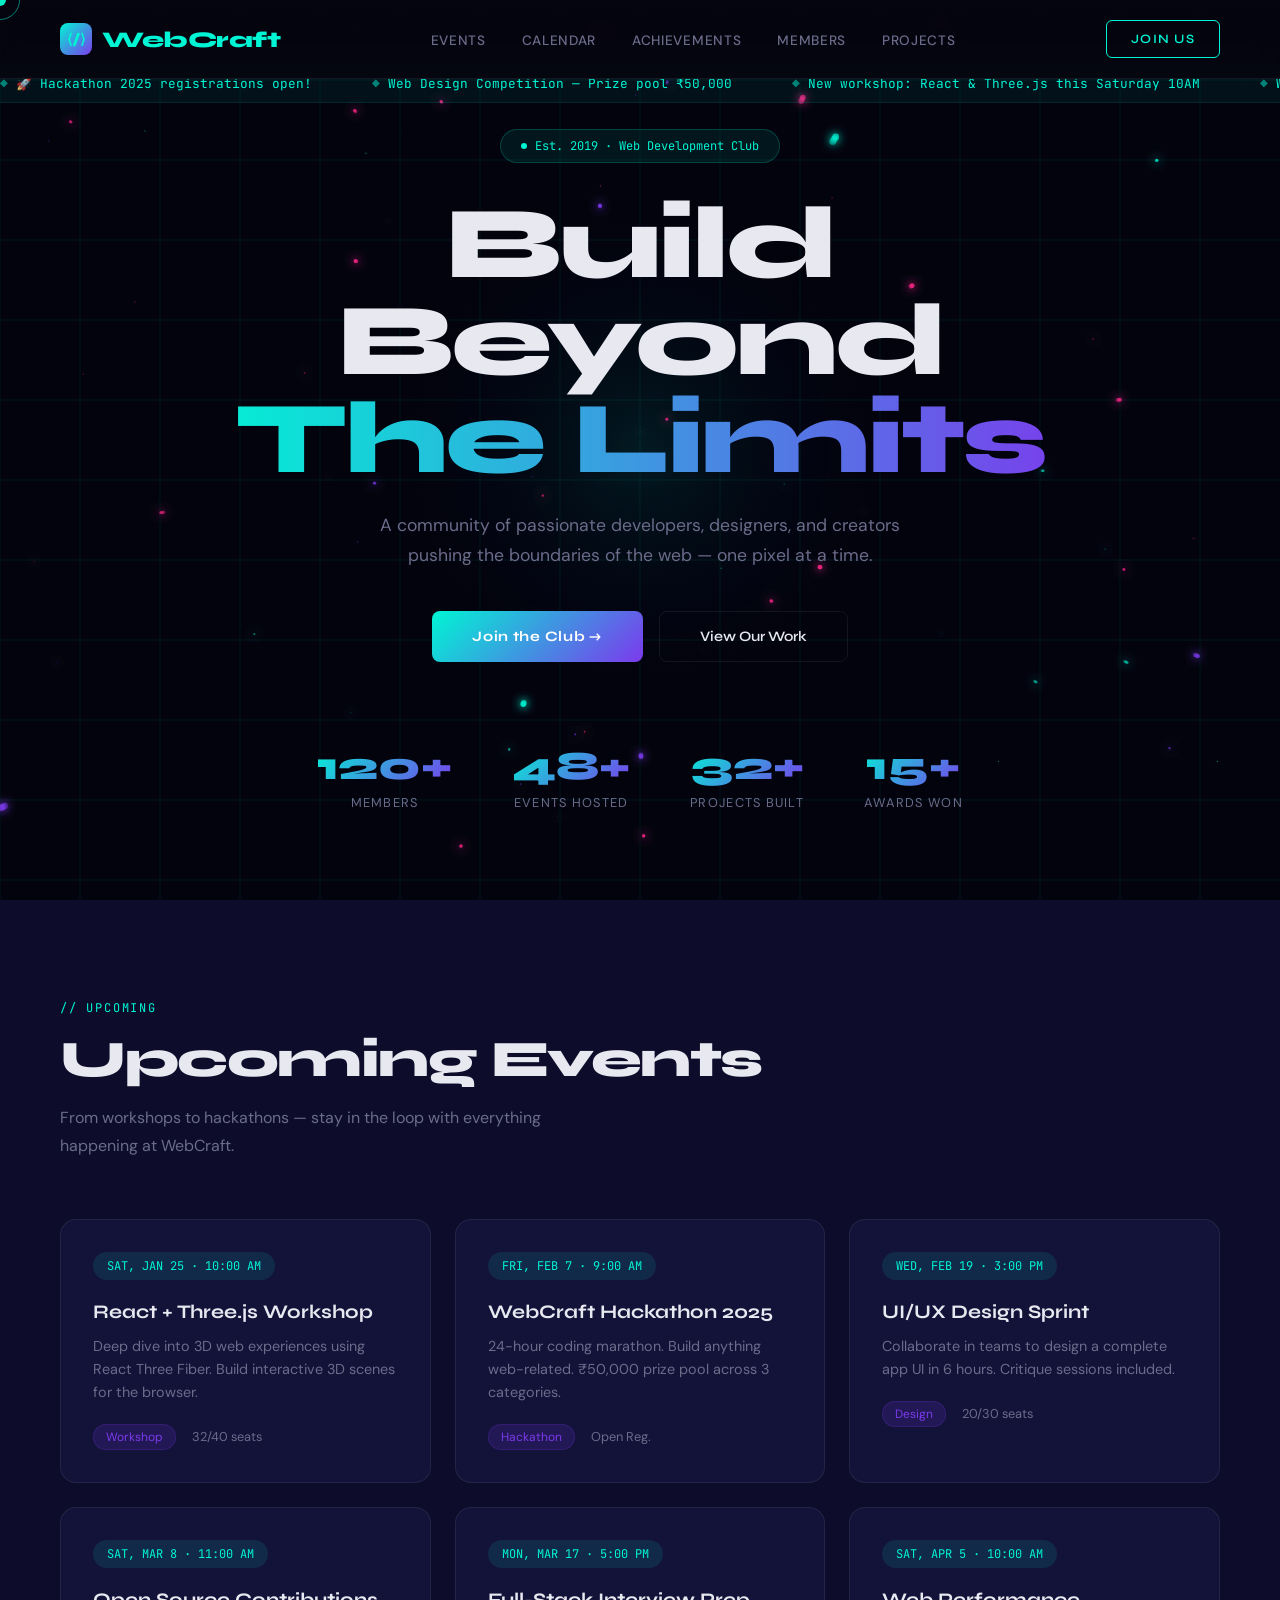
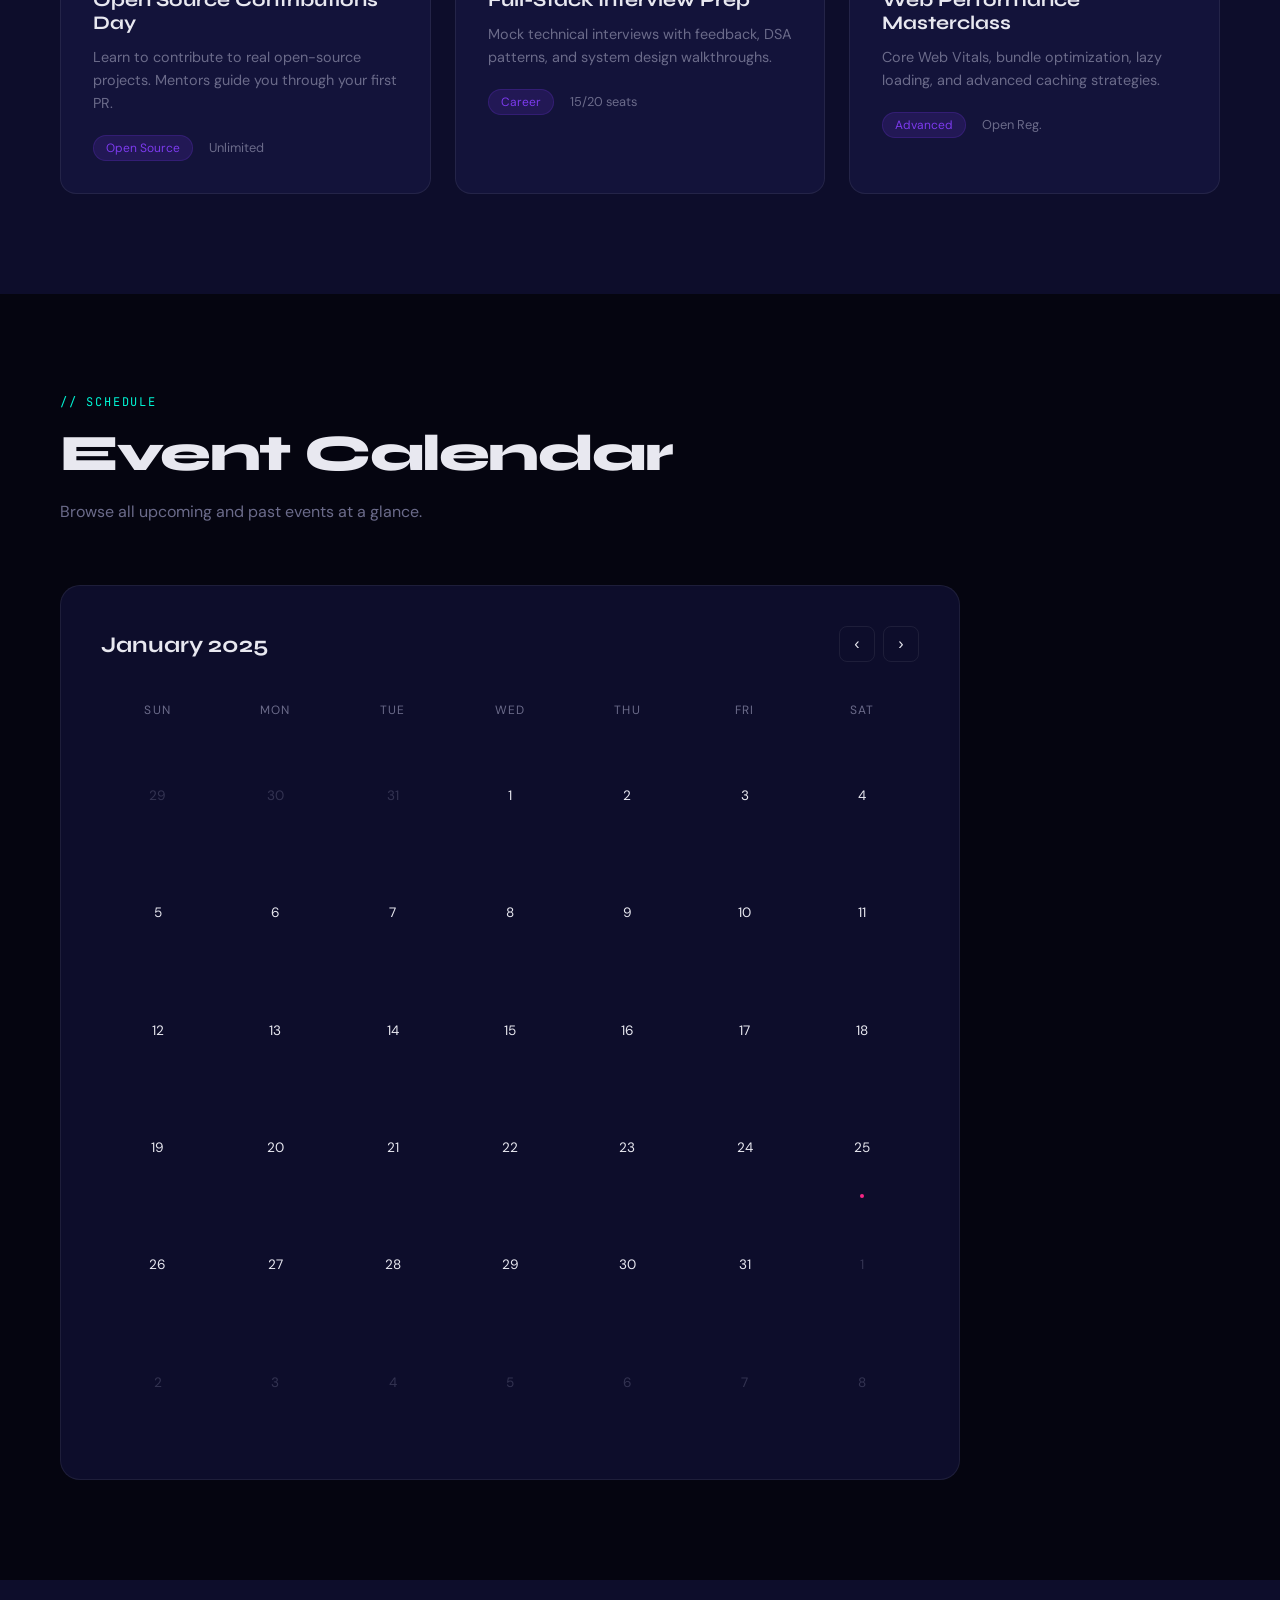
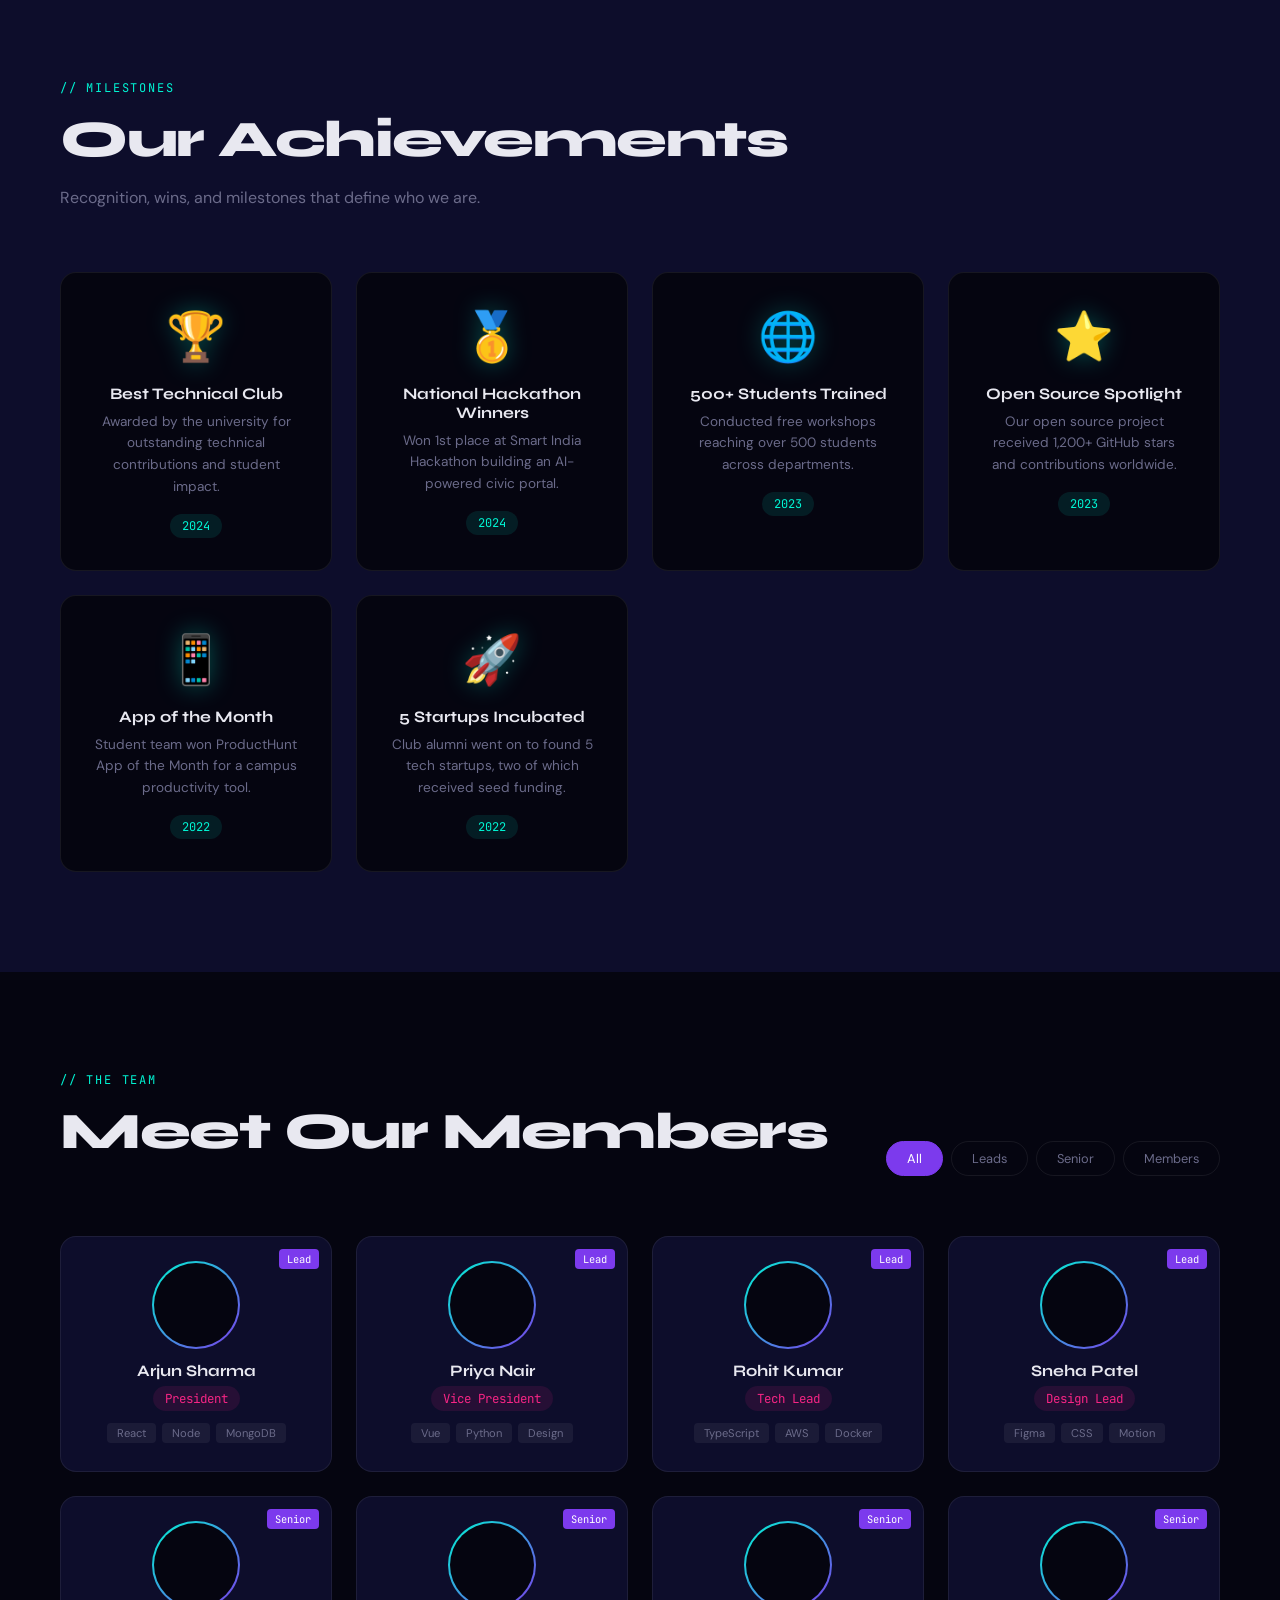
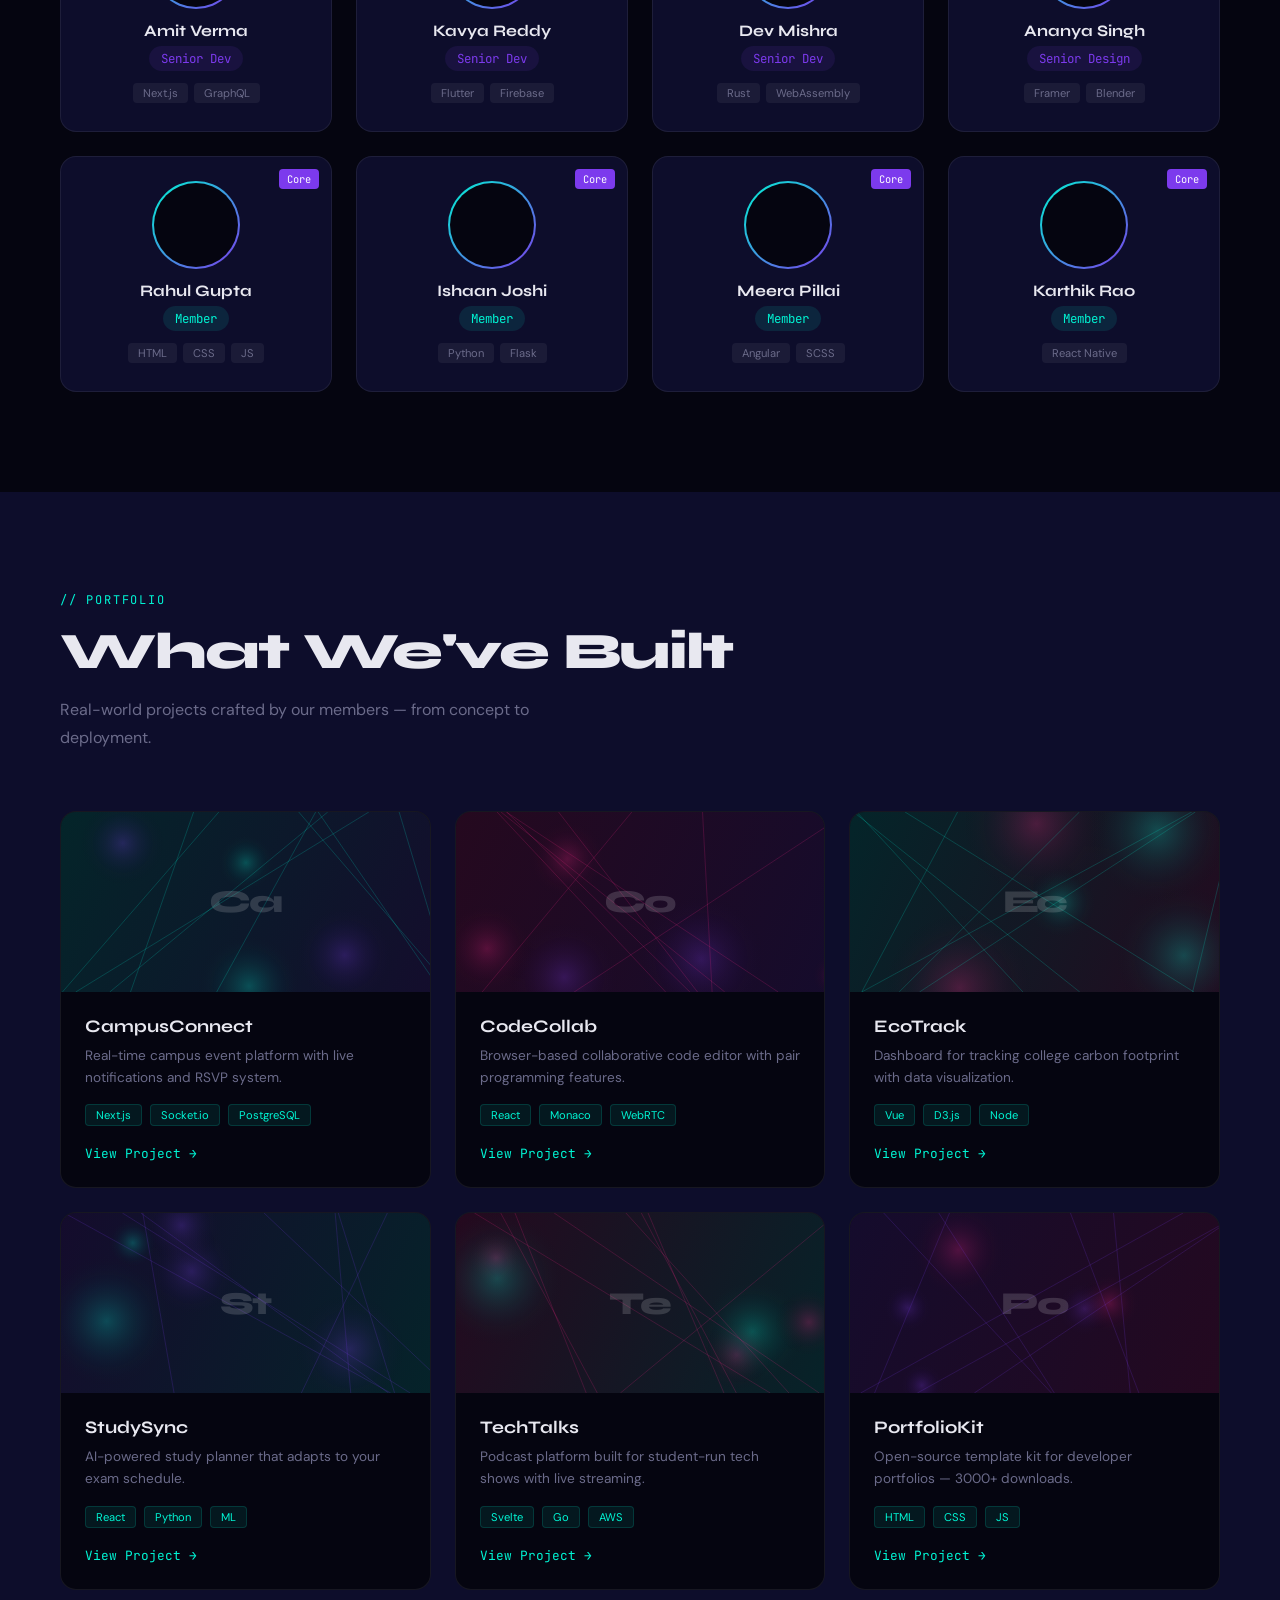
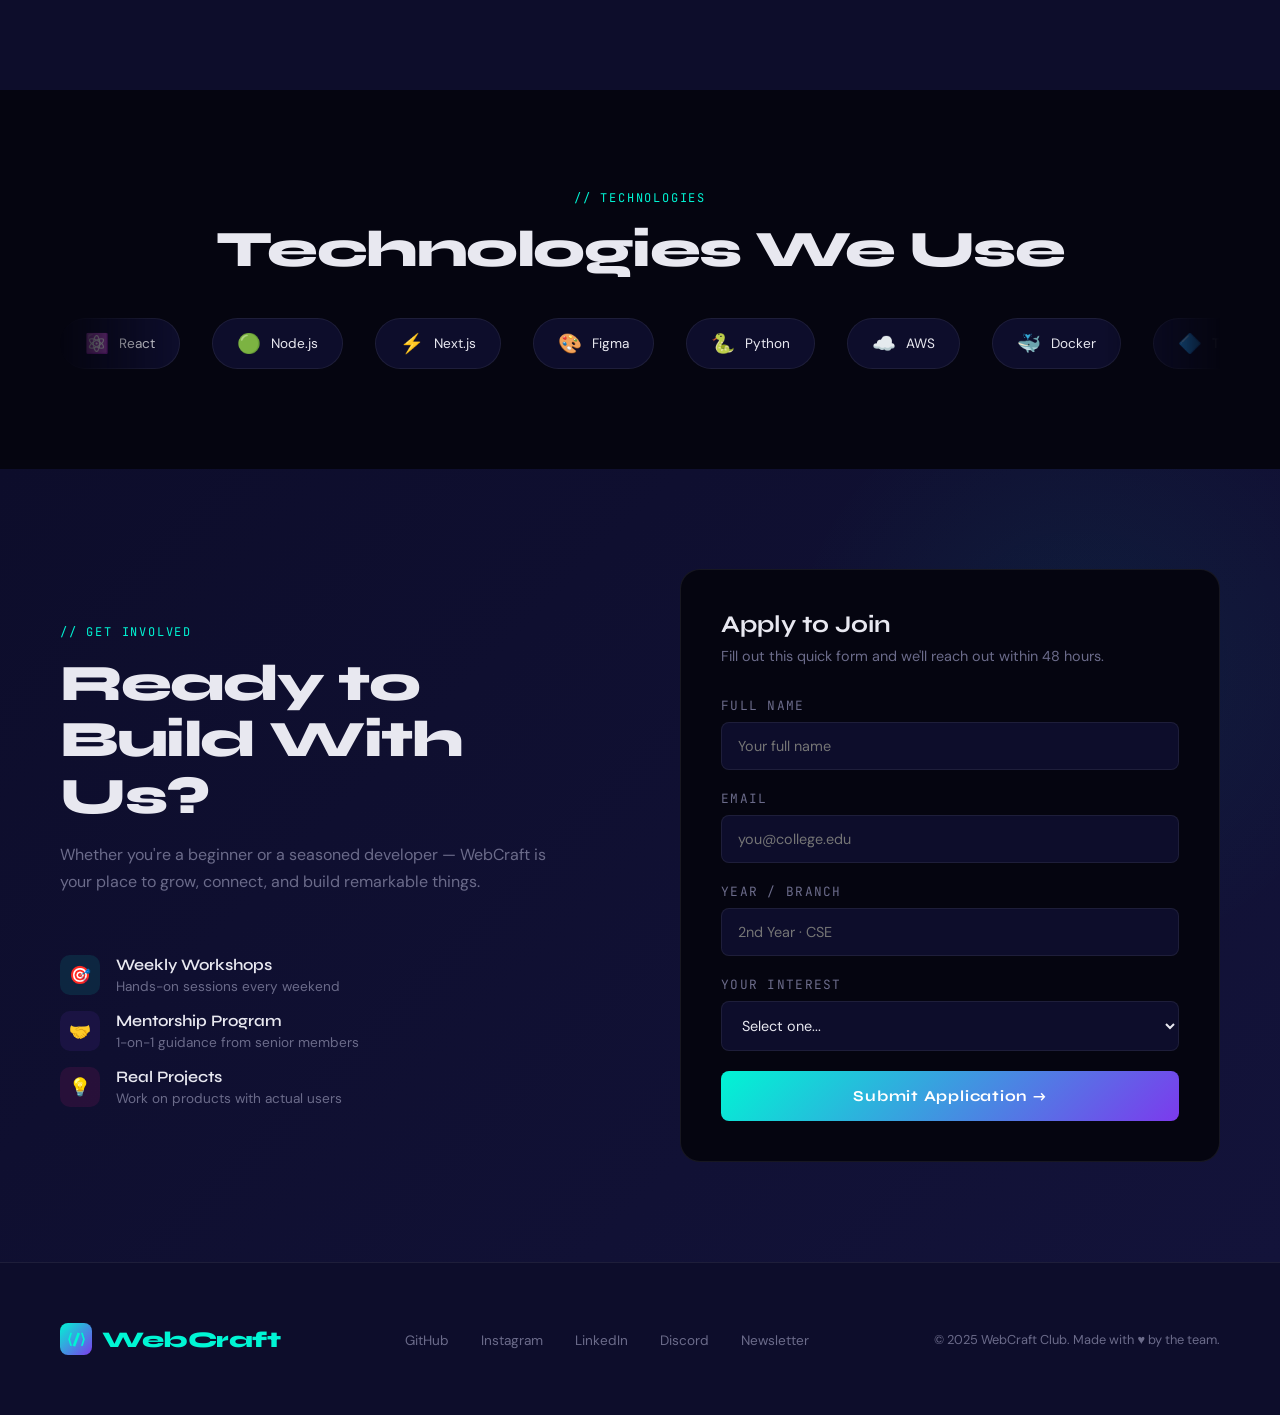
<file: index.html>
<!DOCTYPE html>
<html lang="en">
<head>
    <meta charset="UTF-8">
    <meta name="viewport" content="width=device-width, initial-scale=1.0">
    <title>Document</title>
    <link href="https://fonts.googleapis.com/css2?family=Syne:wght@400;600;700;800&family=DM+Sans:wght@300;400;500&family=JetBrains+Mono:wght@400;600&display=swap" rel="stylesheet">
    <link rel="stylesheet" href="style.css">
</head>

<body>

<div class="cursor" id="cursor"></div>
<div class="cursor-ring" id="cursorRing"></div>

<!-- Announcement Ticker -->
<div class="ticker" id="ticker">
  <div class="ticker-inner" id="tickerInner">
    <span class="ticker-item">🚀 Hackathon 2025 registrations open!</span>
    <span class="ticker-item">Web Design Competition — Prize pool ₹50,000</span>
    <span class="ticker-item">New workshop: React & Three.js this Saturday 10AM</span>
    <span class="ticker-item">We won Best Club Award 2024!</span>
    <span class="ticker-item">Open-source project submissions now accepted</span>
    <span class="ticker-item">🚀 Hackathon 2025 registrations open!</span>
    <span class="ticker-item">Web Design Competition — Prize pool ₹50,000</span>
    <span class="ticker-item">New workshop: React & Three.js this Saturday 10AM</span>
    <span class="ticker-item">We won Best Club Award 2024!</span>
    <span class="ticker-item">Open-source project submissions now accepted</span>
  </div>
</div>

<!-- NAV -->
<nav id="navbar">
  <div class="logo">
    <div class="logo-icon">⟨/⟩</div>
    WebCraft
  </div>
  <ul class="nav-links">
    <li><a href="#events">Events</a></li>
    <li><a href="#calendar">Calendar</a></li>
    <li><a href="#achievements">Achievements</a></li>
    <li><a href="#members">Members</a></li>
    <li><a href="#projects">Projects</a></li>
  </ul>
  <button class="nav-cta" onclick="document.getElementById('join').scrollIntoView({behavior:'smooth'})">Join Us</button>
</nav>

<!-- HERO -->
<section id="hero">
  <canvas id="hero-canvas"></canvas>
  <div class="hero-content">
    <div class="hero-badge">
      <span class="badge-dot"></span>
      Est. 2019 · Web Development Club
    </div>
    <h1 class="hero-title">
      <span class="line1">Build Beyond</span>
      <span class="line2">The Limits</span>
    </h1>
    <p class="hero-sub">A community of passionate developers, designers, and creators pushing the boundaries of the web — one pixel at a time.</p>
    <div class="hero-btns">
      <button class="btn-primary" onclick="document.getElementById('join').scrollIntoView({behavior:'smooth'})">Join the Club →</button>
      <button class="btn-secondary" onclick="document.getElementById('projects').scrollIntoView({behavior:'smooth'})">View Our Work</button>
    </div>
    <div class="hero-stats">
      <div class="stat"><div class="stat-num counter" data-target="120">0</div><div class="stat-label">Members</div></div>
      <div class="stat"><div class="stat-num counter" data-target="48">0</div><div class="stat-label">Events Hosted</div></div>
      <div class="stat"><div class="stat-num counter" data-target="32">0</div><div class="stat-label">Projects Built</div></div>
      <div class="stat"><div class="stat-num counter" data-target="15">0</div><div class="stat-label">Awards Won</div></div>
    </div>
  </div>
</section>

<!-- EVENTS -->
<section id="events">
  <div class="reveal">
    <span class="section-tag">// upcoming</span>
    <h2 class="section-title">Upcoming Events</h2>
    <p class="section-sub">From workshops to hackathons — stay in the loop with everything happening at WebCraft.</p>
  </div>
  <div class="events-grid reveal">
    <div class="event-card">
      <span class="event-date">SAT, JAN 25 · 10:00 AM</span>
      <h3 class="event-title">React + Three.js Workshop</h3>
      <p class="event-desc">Deep dive into 3D web experiences using React Three Fiber. Build interactive 3D scenes for the browser.</p>
      <div class="event-meta"><span class="event-tag">Workshop</span><span class="event-seats">32/40 seats</span></div>
    </div>
    <div class="event-card">
      <span class="event-date">FRI, FEB 7 · 9:00 AM</span>
      <h3 class="event-title">WebCraft Hackathon 2025</h3>
      <p class="event-desc">24-hour coding marathon. Build anything web-related. ₹50,000 prize pool across 3 categories.</p>
      <div class="event-meta"><span class="event-tag">Hackathon</span><span class="event-seats">Open Reg.</span></div>
    </div>
    <div class="event-card">
      <span class="event-date">WED, FEB 19 · 3:00 PM</span>
      <h3 class="event-title">UI/UX Design Sprint</h3>
      <p class="event-desc">Collaborate in teams to design a complete app UI in 6 hours. Critique sessions included.</p>
      <div class="event-meta"><span class="event-tag">Design</span><span class="event-seats">20/30 seats</span></div>
    </div>
    <div class="event-card">
      <span class="event-date">SAT, MAR 8 · 11:00 AM</span>
      <h3 class="event-title">Open Source Contributions Day</h3>
      <p class="event-desc">Learn to contribute to real open-source projects. Mentors guide you through your first PR.</p>
      <div class="event-meta"><span class="event-tag">Open Source</span><span class="event-seats">Unlimited</span></div>
    </div>
    <div class="event-card">
      <span class="event-date">MON, MAR 17 · 5:00 PM</span>
      <h3 class="event-title">Full-Stack Interview Prep</h3>
      <p class="event-desc">Mock technical interviews with feedback, DSA patterns, and system design walkthroughs.</p>
      <div class="event-meta"><span class="event-tag">Career</span><span class="event-seats">15/20 seats</span></div>
    </div>
    <div class="event-card">
      <span class="event-date">SAT, APR 5 · 10:00 AM</span>
      <h3 class="event-title">Web Performance Masterclass</h3>
      <p class="event-desc">Core Web Vitals, bundle optimization, lazy loading, and advanced caching strategies.</p>
      <div class="event-meta"><span class="event-tag">Advanced</span><span class="event-seats">Open Reg.</span></div>
    </div>
  </div>
</section>

<!-- CALENDAR -->
<section id="calendar">
  <div class="reveal">
    <span class="section-tag">// schedule</span>
    <h2 class="section-title">Event Calendar</h2>
    <p class="section-sub">Browse all upcoming and past events at a glance.</p>
  </div>
  <div class="calendar-wrap reveal">
    <div class="cal-header">
      <span class="cal-month" id="calMonth">January 2025</span>
      <div class="cal-nav">
        <button class="cal-btn" id="prevMonth">‹</button>
        <button class="cal-btn" id="nextMonth">›</button>
      </div>
    </div>
    <div class="cal-days-header">
      <div class="cal-day-name">Sun</div><div class="cal-day-name">Mon</div>
      <div class="cal-day-name">Tue</div><div class="cal-day-name">Wed</div>
      <div class="cal-day-name">Thu</div><div class="cal-day-name">Fri</div>
      <div class="cal-day-name">Sat</div>
    </div>
    <div class="cal-grid" id="calGrid"></div>
  </div>
</section>

<!-- ACHIEVEMENTS -->
<section id="achievements">
  <div class="reveal">
    <span class="section-tag">// milestones</span>
    <h2 class="section-title">Our Achievements</h2>
    <p class="section-sub">Recognition, wins, and milestones that define who we are.</p>
  </div>
  <div class="ach-grid reveal">
    <div class="ach-card"><div class="ach-icon">🏆</div><div class="ach-title">Best Technical Club</div><div class="ach-desc">Awarded by the university for outstanding technical contributions and student impact.</div><span class="ach-year">2024</span></div>
    <div class="ach-card"><div class="ach-icon">🥇</div><div class="ach-title">National Hackathon Winners</div><div class="ach-desc">Won 1st place at Smart India Hackathon building an AI-powered civic portal.</div><span class="ach-year">2024</span></div>
    <div class="ach-card"><div class="ach-icon">🌐</div><div class="ach-title">500+ Students Trained</div><div class="ach-desc">Conducted free workshops reaching over 500 students across departments.</div><span class="ach-year">2023</span></div>
    <div class="ach-card"><div class="ach-icon">⭐</div><div class="ach-title">Open Source Spotlight</div><div class="ach-desc">Our open source project received 1,200+ GitHub stars and contributions worldwide.</div><span class="ach-year">2023</span></div>
    <div class="ach-card"><div class="ach-icon">📱</div><div class="ach-title">App of the Month</div><div class="ach-desc">Student team won ProductHunt App of the Month for a campus productivity tool.</div><span class="ach-year">2022</span></div>
    <div class="ach-card"><div class="ach-icon">🚀</div><div class="ach-title">5 Startups Incubated</div><div class="ach-desc">Club alumni went on to found 5 tech startups, two of which received seed funding.</div><span class="ach-year">2022</span></div>
  </div>
</section>

<!-- MEMBERS -->
<section id="members">
  <div class="members-header reveal">
    <div>
      <span class="section-tag">// the team</span>
      <h2 class="section-title">Meet Our Members</h2>
    </div>
    <div class="filter-btns">
      <button class="filter-btn active" data-filter="all">All</button>
      <button class="filter-btn" data-filter="lead">Leads</button>
      <button class="filter-btn" data-filter="senior">Senior</button>
      <button class="filter-btn" data-filter="member">Members</button>
    </div>
  </div>
  <div class="members-grid reveal" id="membersGrid">
    <!-- Rendered by JS -->
  </div>
</section>

<!-- PROJECTS -->
<section id="projects">
  <div class="reveal">
    <span class="section-tag">// portfolio</span>
    <h2 class="section-title">What We've Built</h2>
    <p class="section-sub">Real-world projects crafted by our members — from concept to deployment.</p>
  </div>
  <div class="projects-grid reveal" id="projectsGrid">
    <!-- Rendered by JS -->
  </div>
</section>

<!-- TECH STACK -->
<section id="stack">
  <div class="reveal">
    <span class="section-tag">// technologies</span>
    <h2 class="section-title">Technologies We Use</h2>
  </div>
  <div class="stack-scroll">
    <div class="stack-track" id="track1"></div>
    <div class="stack-track" id="track2"></div>
  </div>
</section>

<!-- JOIN -->
<section id="join">
  <div class="join-inner">
    <div class="reveal">
      <span class="section-tag">// get involved</span>
      <h2 class="section-title">Ready to<br>Build With Us?</h2>
      <p class="section-sub" style="margin-top:16px">Whether you're a beginner or a seasoned developer — WebCraft is your place to grow, connect, and build remarkable things.</p>
      <div style="margin-top:40px;display:flex;flex-direction:column;gap:16px">
        <div style="display:flex;gap:16px;align-items:center">
          <div style="width:40px;height:40px;border-radius:10px;background:rgba(0,245,212,.1);display:grid;place-items:center;font-size:1.1rem;flex-shrink:0">🎯</div>
          <div><div style="font-family:'Syne',sans-serif;font-weight:600;margin-bottom:4px">Weekly Workshops</div><div style="font-size:.85rem;color:var(--muted)">Hands-on sessions every weekend</div></div>
        </div>
        <div style="display:flex;gap:16px;align-items:center">
          <div style="width:40px;height:40px;border-radius:10px;background:rgba(124,58,237,.1);display:grid;place-items:center;font-size:1.1rem;flex-shrink:0">🤝</div>
          <div><div style="font-family:'Syne',sans-serif;font-weight:600;margin-bottom:4px">Mentorship Program</div><div style="font-size:.85rem;color:var(--muted)">1-on-1 guidance from senior members</div></div>
        </div>
        <div style="display:flex;gap:16px;align-items:center">
          <div style="width:40px;height:40px;border-radius:10px;background:rgba(247,37,133,.1);display:grid;place-items:center;font-size:1.1rem;flex-shrink:0">💡</div>
          <div><div style="font-family:'Syne',sans-serif;font-weight:600;margin-bottom:4px">Real Projects</div><div style="font-size:.85rem;color:var(--muted)">Work on products with actual users</div></div>
        </div>
      </div>
    </div>
    <div class="join-form reveal">
      <h3 class="form-title">Apply to Join</h3>
      <p class="form-sub">Fill out this quick form and we'll reach out within 48 hours.</p>
      <div class="input-group">
        <label class="input-label">Full Name</label>
        <input type="text" class="input-field" id="fname" placeholder="Your full name">
      </div>
      <div class="input-group">
        <label class="input-label">Email</label>
        <input type="email" class="input-field" id="femail" placeholder="you@college.edu">
      </div>
      <div class="input-group">
        <label class="input-label">Year / Branch</label>
        <input type="text" class="input-field" id="fyear" placeholder="2nd Year · CSE">
      </div>
      <div class="input-group">
        <label class="input-label">Your Interest</label>
        <select class="input-field" id="finterest">
          <option value="">Select one...</option>
          <option>Frontend Development</option>
          <option>Backend / Full-Stack</option>
          <option>UI/UX Design</option>
          <option>Open Source</option>
          <option>DevOps / Cloud</option>
          <option>Mobile Development</option>
        </select>
      </div>
      <button class="submit-btn" id="submitBtn">Submit Application →</button>
    </div>
  </div>
</section>

<footer>
  <div class="logo"><div class="logo-icon">⟨/⟩</div>WebCraft</div>
  <ul class="footer-links">
    <li><a href="#">GitHub</a></li>
    <li><a href="#">Instagram</a></li>
    <li><a href="#">LinkedIn</a></li>
    <li><a href="#">Discord</a></li>
    <li><a href="#">Newsletter</a></li>
  </ul>
  <p class="footer-copy">© 2025 WebCraft Club. Made with ♥ by the team.</p>
</footer>

<div class="toast" id="toast">✓ Application sent! We'll be in touch.</div>


<script src="script.js"></script>
</body>
</html>
</file>
<file: style.css>
:root {
    --bg: #050510;
    --surface: #0d0d2b;
    --surface2: #13133a;
    --accent: #00f5d4;
    --accent2: #7c3aed;
    --accent3: #f72585;
    --text: #e8e8f0;
    --muted: #6b6b8a;
    --border: rgba(255,255,255,0.07);
    --glow: 0 0 40px rgba(0,245,212,0.15);
    --glow2: 0 0 40px rgba(124,58,237,0.2);
  }
  *,*::before,*::after{box-sizing:border-box;margin:0;padding:0}
  html{scroll-behavior:smooth}
  body{
    font-family:'DM Sans',sans-serif;
    background:var(--bg);
    color:var(--text);
    overflow-x:hidden;
    cursor:none;
  }

  /* Custom cursor */
  .cursor{position:fixed;width:12px;height:12px;background:var(--accent);border-radius:50%;pointer-events:none;z-index:9999;transform:translate(-50%,-50%);transition:transform .1s,opacity .2s;mix-blend-mode:difference}
  .cursor-ring{position:fixed;width:40px;height:40px;border:1.5px solid var(--accent);border-radius:50%;pointer-events:none;z-index:9998;transform:translate(-50%,-50%);transition:transform .15s ease,width .3s,height .3s,opacity .2s;opacity:.5}
  body:hover .cursor{opacity:1}

  /* Scrollbar */
  ::-webkit-scrollbar{width:4px}
  ::-webkit-scrollbar-track{background:var(--bg)}
  ::-webkit-scrollbar-thumb{background:var(--accent2);border-radius:2px}

  /* NAV */
  nav{
    position:fixed;top:0;left:0;right:0;z-index:100;
    padding:20px 60px;
    display:flex;align-items:center;justify-content:space-between;
    background:rgba(5,5,16,0.8);
    backdrop-filter:blur(20px);
    border-bottom:1px solid var(--border);
    transition:padding .3s;
  }
  nav.scrolled{padding:14px 60px}
  .logo{
    font-family:'Syne',sans-serif;
    font-size:1.4rem;font-weight:800;
    color:var(--accent);
    letter-spacing:-0.5px;
    display:flex;align-items:center;gap:10px;
  }
  .logo-icon{
    width:32px;height:32px;
    background:linear-gradient(135deg,var(--accent),var(--accent2));
    border-radius:8px;
    display:grid;place-items:center;
    font-size:14px;
  }
  .nav-links{display:flex;gap:36px;list-style:none}
  .nav-links a{
    font-size:.85rem;font-weight:500;
    color:var(--muted);text-decoration:none;
    letter-spacing:.05em;text-transform:uppercase;
    transition:color .3s;
    position:relative;
  }
  .nav-links a::after{
    content:'';position:absolute;bottom:-4px;left:0;right:0;height:1px;
    background:var(--accent);
    transform:scaleX(0);transition:transform .3s;
  }
  .nav-links a:hover{color:var(--accent)}
  .nav-links a:hover::after{transform:scaleX(1)}
  .nav-cta{
    background:transparent;
    border:1px solid var(--accent);
    color:var(--accent);
    padding:10px 24px;border-radius:6px;
    font-family:'Syne',sans-serif;font-weight:600;font-size:.8rem;
    letter-spacing:.1em;text-transform:uppercase;
    cursor:none;
    transition:background .3s,color .3s,box-shadow .3s;
  }
  .nav-cta:hover{background:var(--accent);color:var(--bg);box-shadow:var(--glow)}

  /* HERO */
  #hero{
    min-height:100vh;
    display:flex;align-items:center;justify-content:center;
    position:relative;overflow:hidden;
    padding:100px 60px 60px;
  }
  #hero-canvas{position:absolute;inset:0;z-index:0}
  .hero-content{
    position:relative;z-index:2;
    text-align:center;
    max-width:900px;
  }
  .hero-badge{
    display:inline-flex;align-items:center;gap:8px;
    background:rgba(0,245,212,.08);
    border:1px solid rgba(0,245,212,.2);
    padding:8px 20px;border-radius:100px;
    font-family:'JetBrains Mono',monospace;
    font-size:.75rem;color:var(--accent);
    margin-bottom:32px;
    animation:fadeUp .8s ease both;
  }
  .badge-dot{width:6px;height:6px;background:var(--accent);border-radius:50%;animation:pulse 2s infinite}
  @keyframes pulse{0%,100%{opacity:1;transform:scale(1)}50%{opacity:.5;transform:scale(1.5)}}
  .hero-title{
    font-family:'Syne',sans-serif;
    font-size:clamp(3rem,8vw,7rem);
    font-weight:800;
    line-height:.95;
    letter-spacing:-3px;
    animation:fadeUp .8s .1s ease both;
  }
  .hero-title .line1{display:block;color:var(--text)}
  .hero-title .line2{
    display:block;
    background:linear-gradient(90deg,var(--accent),var(--accent2),var(--accent3));
    -webkit-background-clip:text;-webkit-text-fill-color:transparent;
    background-size:200%;
    animation:gradShift 4s infinite alternate;
  }
  @keyframes gradShift{0%{background-position:0%}100%{background-position:100%}}
  .hero-sub{
    font-size:1.1rem;color:var(--muted);
    max-width:520px;margin:24px auto 40px;
    line-height:1.7;
    animation:fadeUp .8s .2s ease both;
  }
  .hero-btns{
    display:flex;gap:16px;justify-content:center;flex-wrap:wrap;
    animation:fadeUp .8s .3s ease both;
  }
  .btn-primary{
    background:linear-gradient(135deg,var(--accent),var(--accent2));
    color:#fff;border:none;
    padding:16px 40px;border-radius:8px;
    font-family:'Syne',sans-serif;font-weight:700;font-size:.9rem;
    letter-spacing:.05em;cursor:none;
    transition:transform .3s,box-shadow .3s;
    position:relative;overflow:hidden;
  }
  .btn-primary::before{
    content:'';position:absolute;inset:0;
    background:linear-gradient(135deg,rgba(255,255,255,.2),transparent);
    opacity:0;transition:opacity .3s;
  }
  .btn-primary:hover{transform:translateY(-2px);box-shadow:0 20px 50px rgba(0,245,212,.3)}
  .btn-primary:hover::before{opacity:1}
  .btn-secondary{
    background:transparent;
    border:1px solid var(--border);
    color:var(--text);
    padding:16px 40px;border-radius:8px;
    font-family:'Syne',sans-serif;font-weight:600;font-size:.9rem;
    cursor:none;
    transition:border-color .3s,color .3s;
  }
  .btn-secondary:hover{border-color:var(--accent);color:var(--accent)}
  .hero-stats{
    display:flex;gap:60px;justify-content:center;margin-top:80px;
    animation:fadeUp .8s .4s ease both;
  }
  .stat{text-align:center}
  .stat-num{
    font-family:'Syne',sans-serif;font-size:2.5rem;font-weight:800;
    background:linear-gradient(135deg,var(--accent),var(--accent2));
    -webkit-background-clip:text;-webkit-text-fill-color:transparent;
  }
  .stat-label{font-size:.8rem;color:var(--muted);text-transform:uppercase;letter-spacing:.1em;margin-top:4px}
  @keyframes fadeUp{from{opacity:0;transform:translateY(30px)}to{opacity:1;transform:translateY(0)}}

  /* SECTION BASE */
  section{padding:100px 60px;position:relative}
  .section-tag{
    font-family:'JetBrains Mono',monospace;
    font-size:.75rem;color:var(--accent);
    letter-spacing:.15em;text-transform:uppercase;
    margin-bottom:16px;display:block;
  }
  .section-title{
    font-family:'Syne',sans-serif;
    font-size:clamp(2rem,4vw,3.5rem);
    font-weight:800;letter-spacing:-1.5px;
    line-height:1.1;margin-bottom:16px;
  }
  .section-sub{color:var(--muted);max-width:500px;line-height:1.7;margin-bottom:60px}
  .reveal{opacity:0;transform:translateY(40px);transition:opacity .7s ease,transform .7s ease}
  .reveal.visible{opacity:1;transform:translateY(0)}

  /* EVENTS */
  #events{background:var(--surface)}
  .events-grid{display:grid;grid-template-columns:repeat(auto-fill,minmax(300px,1fr));gap:24px}
  .event-card{
    background:var(--surface2);
    border:1px solid var(--border);
    border-radius:16px;
    padding:32px;
    position:relative;overflow:hidden;
    transition:transform .3s,border-color .3s,box-shadow .3s;
  }
  .event-card::before{
    content:'';position:absolute;top:0;left:0;right:0;height:3px;
    background:linear-gradient(90deg,var(--accent),var(--accent2));
    transform:scaleX(0);transform-origin:left;
    transition:transform .4s;
  }
  .event-card:hover{transform:translateY(-6px);border-color:rgba(0,245,212,.2);box-shadow:var(--glow)}
  .event-card:hover::before{transform:scaleX(1)}
  .event-date{
    font-family:'JetBrains Mono',monospace;
    font-size:.75rem;color:var(--accent);
    background:rgba(0,245,212,.1);
    padding:6px 14px;border-radius:100px;
    display:inline-block;margin-bottom:20px;
  }
  .event-title{font-family:'Syne',sans-serif;font-size:1.2rem;font-weight:700;margin-bottom:12px}
  .event-desc{font-size:.9rem;color:var(--muted);line-height:1.6;margin-bottom:20px}
  .event-meta{display:flex;gap:16px;align-items:center}
  .event-tag{
    font-size:.75rem;padding:4px 12px;border-radius:100px;
    background:rgba(124,58,237,.15);color:var(--accent2);border:1px solid rgba(124,58,237,.2);
  }
  .event-seats{font-size:.8rem;color:var(--muted)}

  /* CALENDAR */
  #calendar{background:var(--bg)}
  .calendar-wrap{
    background:var(--surface);
    border:1px solid var(--border);
    border-radius:20px;padding:40px;max-width:900px;
  }
  .cal-header{display:flex;align-items:center;justify-content:space-between;margin-bottom:32px}
  .cal-month{font-family:'Syne',sans-serif;font-size:1.4rem;font-weight:700}
  .cal-nav{display:flex;gap:8px}
  .cal-btn{
    width:36px;height:36px;border-radius:8px;border:1px solid var(--border);
    background:transparent;color:var(--text);font-size:1rem;
    cursor:none;transition:border-color .3s,background .3s;
    display:grid;place-items:center;
  }
  .cal-btn:hover{border-color:var(--accent);background:rgba(0,245,212,.1)}
  .cal-days-header{display:grid;grid-template-columns:repeat(7,1fr);gap:4px;margin-bottom:12px}
  .cal-day-name{text-align:center;font-size:.75rem;color:var(--muted);text-transform:uppercase;letter-spacing:.1em;padding:8px 0}
  .cal-grid{display:grid;grid-template-columns:repeat(7,1fr);gap:4px}
  .cal-cell{
    aspect-ratio:1;border-radius:8px;
    display:flex;flex-direction:column;align-items:center;justify-content:center;
    font-size:.85rem;cursor:none;
    transition:background .3s;position:relative;
  }
  .cal-cell.today{background:rgba(0,245,212,.15);color:var(--accent);font-weight:700}
  .cal-cell.has-event::after{
    content:'';position:absolute;bottom:6px;
    width:4px;height:4px;border-radius:50%;background:var(--accent3);
  }
  .cal-cell:hover{background:rgba(255,255,255,.05)}
  .cal-cell.other-month{color:var(--muted);opacity:.4}

  /* ACHIEVEMENTS */
  #achievements{background:var(--surface)}
  .ach-grid{display:grid;grid-template-columns:repeat(auto-fill,minmax(260px,1fr));gap:24px}
  .ach-card{
    background:var(--bg);border:1px solid var(--border);
    border-radius:16px;padding:32px;
    display:flex;flex-direction:column;align-items:center;text-align:center;
    transition:transform .3s,box-shadow .3s;
    position:relative;overflow:hidden;
  }
  .ach-card::after{
    content:'';
    position:absolute;inset:0;border-radius:16px;
    background:conic-gradient(from 0deg,var(--accent),var(--accent2),var(--accent3),var(--accent));
    z-index:-1;opacity:0;transition:opacity .4s;
    margin:-1px;
  }
  .ach-card:hover::after{opacity:1}
  .ach-card:hover{transform:translateY(-4px);box-shadow:0 20px 60px rgba(0,0,0,.4)}
  .ach-icon{
    font-size:3rem;margin-bottom:16px;
    filter:drop-shadow(0 0 12px rgba(0,245,212,.3));
  }
  .ach-title{font-family:'Syne',sans-serif;font-size:1rem;font-weight:700;margin-bottom:8px}
  .ach-desc{font-size:.85rem;color:var(--muted);line-height:1.6;margin-bottom:16px}
  .ach-year{font-family:'JetBrains Mono',monospace;font-size:.75rem;color:var(--accent);padding:4px 12px;background:rgba(0,245,212,.1);border-radius:100px}

  /* MEMBERS */
  #members{background:var(--bg)}
  .members-header{display:flex;justify-content:space-between;align-items:flex-end;flex-wrap:wrap;gap:24px;margin-bottom:60px}
  .filter-btns{display:flex;gap:8px;flex-wrap:wrap}
  .filter-btn{
    padding:8px 20px;border-radius:100px;border:1px solid var(--border);
    background:transparent;color:var(--muted);font-size:.8rem;cursor:none;
    transition:all .3s;font-family:'DM Sans',sans-serif;
  }
  .filter-btn.active,.filter-btn:hover{background:var(--accent2);color:#fff;border-color:var(--accent2)}
  .members-grid{display:grid;grid-template-columns:repeat(auto-fill,minmax(220px,1fr));gap:24px}
  .member-card{
    background:var(--surface);border:1px solid var(--border);
    border-radius:16px;padding:28px;text-align:center;
    transition:transform .3s,box-shadow .3s;
    position:relative;
  }
  .member-card:hover{transform:translateY(-6px);box-shadow:var(--glow2)}
  .member-avatar{
    width:80px;height:80px;border-radius:50%;
    margin:0 auto 16px;
    position:relative;display:flex;align-items:center;justify-content:center;
    font-size:2rem;
    background:linear-gradient(135deg,var(--accent2),var(--accent3));
    font-family:'Syne',sans-serif;font-weight:800;color:#fff;
  }
  .member-avatar .ring{
    position:absolute;inset:-4px;border-radius:50%;
    border:2px solid transparent;
    background:linear-gradient(var(--bg),var(--bg)) padding-box,
                linear-gradient(135deg,var(--accent),var(--accent2)) border-box;
  }
  .member-name{font-family:'Syne',sans-serif;font-size:1rem;font-weight:700;margin-bottom:6px}
  .member-role{
    font-size:.78rem;font-family:'JetBrains Mono',monospace;
    color:var(--accent);background:rgba(0,245,212,.1);
    padding:4px 12px;border-radius:100px;display:inline-block;margin-bottom:12px;
  }
  .member-role.lead{background:rgba(247,37,133,.1);color:var(--accent3)}
  .member-role.senior{background:rgba(124,58,237,.1);color:var(--accent2)}
  .member-skills{display:flex;flex-wrap:wrap;gap:6px;justify-content:center}
  .skill-tag{font-size:.7rem;padding:3px 10px;border-radius:4px;background:rgba(255,255,255,.06);color:var(--muted)}
  .hierarchy-badge{
    position:absolute;top:12px;right:12px;
    font-size:.65rem;font-family:'JetBrains Mono',monospace;
    background:var(--accent2);color:#fff;
    padding:3px 8px;border-radius:4px;
  }

  /* PROJECTS */
  #projects{background:var(--surface)}
  .projects-grid{display:grid;grid-template-columns:repeat(auto-fill,minmax(320px,1fr));gap:24px}
  .project-card{
    background:var(--bg);border:1px solid var(--border);
    border-radius:16px;overflow:hidden;
    transition:transform .3s,box-shadow .3s;
  }
  .project-card:hover{transform:translateY(-6px);box-shadow:0 20px 60px rgba(0,0,0,.5)}
  .project-thumb{
    height:180px;display:flex;align-items:center;justify-content:center;
    position:relative;overflow:hidden;
  }
  .project-thumb canvas{position:absolute;inset:0}
  .project-thumb-label{
    position:relative;z-index:1;
    font-family:'Syne',sans-serif;font-size:2rem;font-weight:800;
    opacity:.15;color:#fff;letter-spacing:-2px;
  }
  .project-info{padding:24px}
  .project-title{font-family:'Syne',sans-serif;font-size:1.1rem;font-weight:700;margin-bottom:8px}
  .project-desc{font-size:.85rem;color:var(--muted);line-height:1.6;margin-bottom:16px}
  .project-stack{display:flex;gap:8px;flex-wrap:wrap;margin-bottom:16px}
  .stack-tag{font-size:.7rem;padding:3px 10px;border-radius:4px;background:rgba(0,245,212,.08);color:var(--accent);border:1px solid rgba(0,245,212,.15)}
  .project-link{
    font-size:.8rem;color:var(--accent);text-decoration:none;
    font-family:'JetBrains Mono',monospace;
    transition:opacity .2s;
  }
  .project-link:hover{opacity:.7}

  /* GALLERY / TECH STACK */
  #stack{background:var(--bg);text-align:center}
  .stack-scroll{
    display:flex;gap:0;overflow:hidden;margin-top:40px;
    -webkit-mask:linear-gradient(90deg,transparent,black 10%,black 90%,transparent);
  }
  .stack-track{
    display:flex;gap:32px;animation:scroll 20s linear infinite;
    white-space:nowrap;min-width:max-content;
  }
  .stack-track:nth-child(2){animation-direction:reverse}
  @keyframes scroll{from{transform:translateX(0)}to{transform:translateX(-50%)}}
  .tech-pill{
    display:flex;align-items:center;gap:10px;
    background:var(--surface);border:1px solid var(--border);
    padding:12px 24px;border-radius:100px;
    font-size:.85rem;white-space:nowrap;
    transition:border-color .3s;
  }
  .tech-pill:hover{border-color:var(--accent)}
  .tech-icon{font-size:1.2rem}

  /* CONTACT */
  #join{background:linear-gradient(135deg,var(--surface),var(--surface2));position:relative;overflow:hidden}
  #join::before{
    content:'';position:absolute;
    width:600px;height:600px;
    background:radial-gradient(circle,rgba(0,245,212,.06),transparent 70%);
    top:-100px;right:-100px;border-radius:50%;
    pointer-events:none;
  }
  .join-inner{display:grid;grid-template-columns:1fr 1fr;gap:80px;align-items:center}
  .join-form{background:var(--bg);border:1px solid var(--border);border-radius:20px;padding:40px}
  .form-title{font-family:'Syne',sans-serif;font-size:1.5rem;font-weight:700;margin-bottom:8px}
  .form-sub{font-size:.9rem;color:var(--muted);margin-bottom:32px}
  .input-group{margin-bottom:20px}
  .input-label{font-size:.8rem;color:var(--muted);text-transform:uppercase;letter-spacing:.1em;margin-bottom:8px;display:block;font-family:'JetBrains Mono',monospace}
  .input-field{
    width:100%;background:var(--surface);
    border:1px solid var(--border);border-radius:8px;
    padding:14px 16px;color:var(--text);
    font-family:'DM Sans',sans-serif;font-size:.9rem;
    transition:border-color .3s,box-shadow .3s;outline:none;
  }
  .input-field:focus{border-color:var(--accent);box-shadow:0 0 0 3px rgba(0,245,212,.1)}
  select.input-field{cursor:none}
  .submit-btn{
    width:100%;padding:16px;border-radius:8px;border:none;
    background:linear-gradient(135deg,var(--accent),var(--accent2));
    color:#fff;font-family:'Syne',sans-serif;font-weight:700;font-size:.95rem;
    cursor:none;transition:transform .3s,box-shadow .3s;
    letter-spacing:.05em;
  }
  .submit-btn:hover{transform:translateY(-2px);box-shadow:var(--glow)}
  .toast{
    position:fixed;bottom:30px;right:30px;
    background:var(--accent);color:var(--bg);
    padding:16px 28px;border-radius:10px;
    font-family:'Syne',sans-serif;font-weight:700;
    transform:translateY(100px);opacity:0;
    transition:all .4s cubic-bezier(.68,-.55,.27,1.55);
    z-index:1000;font-size:.9rem;
  }
  .toast.show{transform:translateY(0);opacity:1}

  /* FOOTER */
  footer{
    background:var(--surface);border-top:1px solid var(--border);
    padding:60px;display:flex;justify-content:space-between;align-items:center;flex-wrap:wrap;gap:24px;
  }
  .footer-links{display:flex;gap:32px;list-style:none}
  .footer-links a{font-size:.85rem;color:var(--muted);text-decoration:none;transition:color .3s}
  .footer-links a:hover{color:var(--accent)}
  .footer-copy{font-size:.8rem;color:var(--muted)}

  /* ANNOUNCEMENT TICKER */
  .ticker{
    background:rgba(0,245,212,.06);
    border-bottom:1px solid rgba(0,245,212,.1);
    padding:10px 0;overflow:hidden;position:fixed;top:65px;left:0;right:0;z-index:99;
  }
  .ticker-inner{
    display:flex;gap:60px;animation:scroll 25s linear infinite;
    white-space:nowrap;min-width:max-content;font-size:.8rem;
    font-family:'JetBrains Mono',monospace;color:var(--accent);
  }
  .ticker-item::before{content:'◆ ';opacity:.5}

  /* Responsive */
  @media(max-width:768px){
    nav{padding:16px 24px}
    nav.scrolled{padding:12px 24px}
    .nav-links{display:none}
    section{padding:70px 24px}
    .hero-stats{gap:32px}
    .join-inner{grid-template-columns:1fr}
    footer{padding:40px 24px}
  }
</file>
